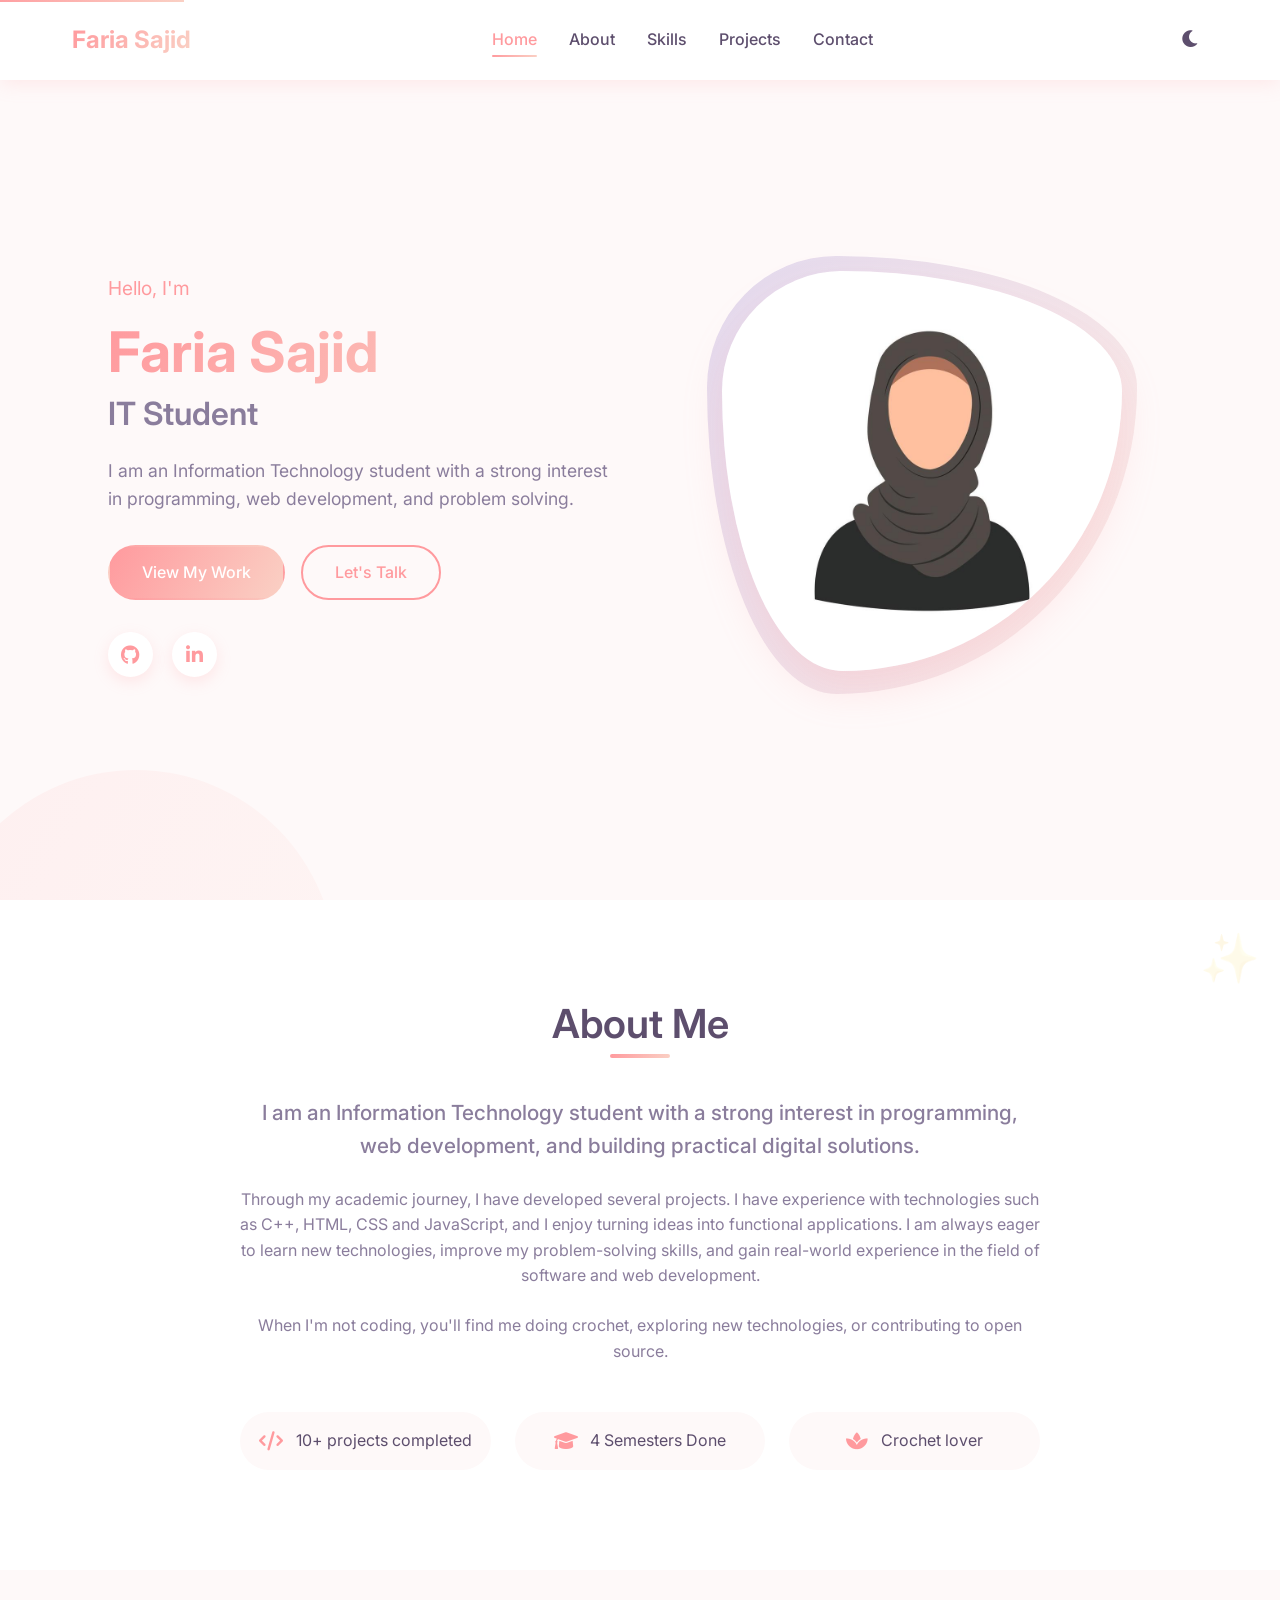
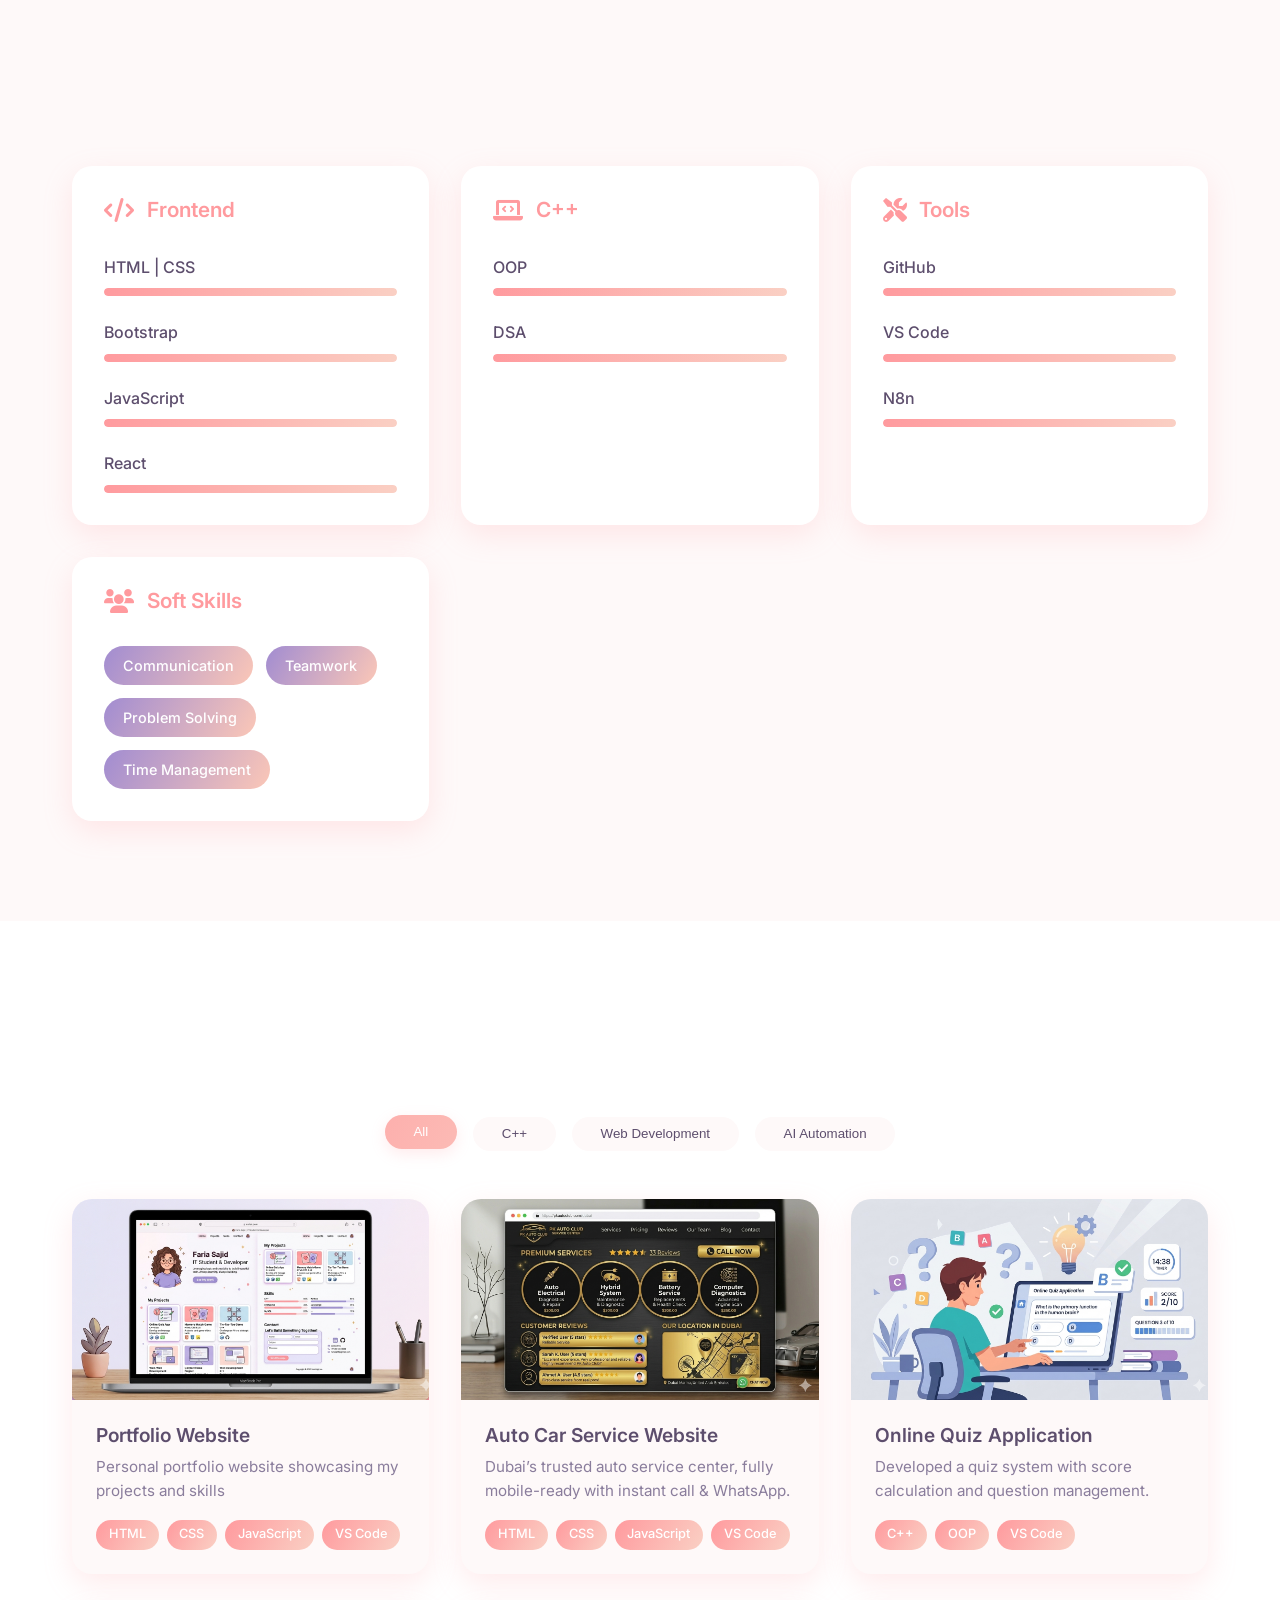
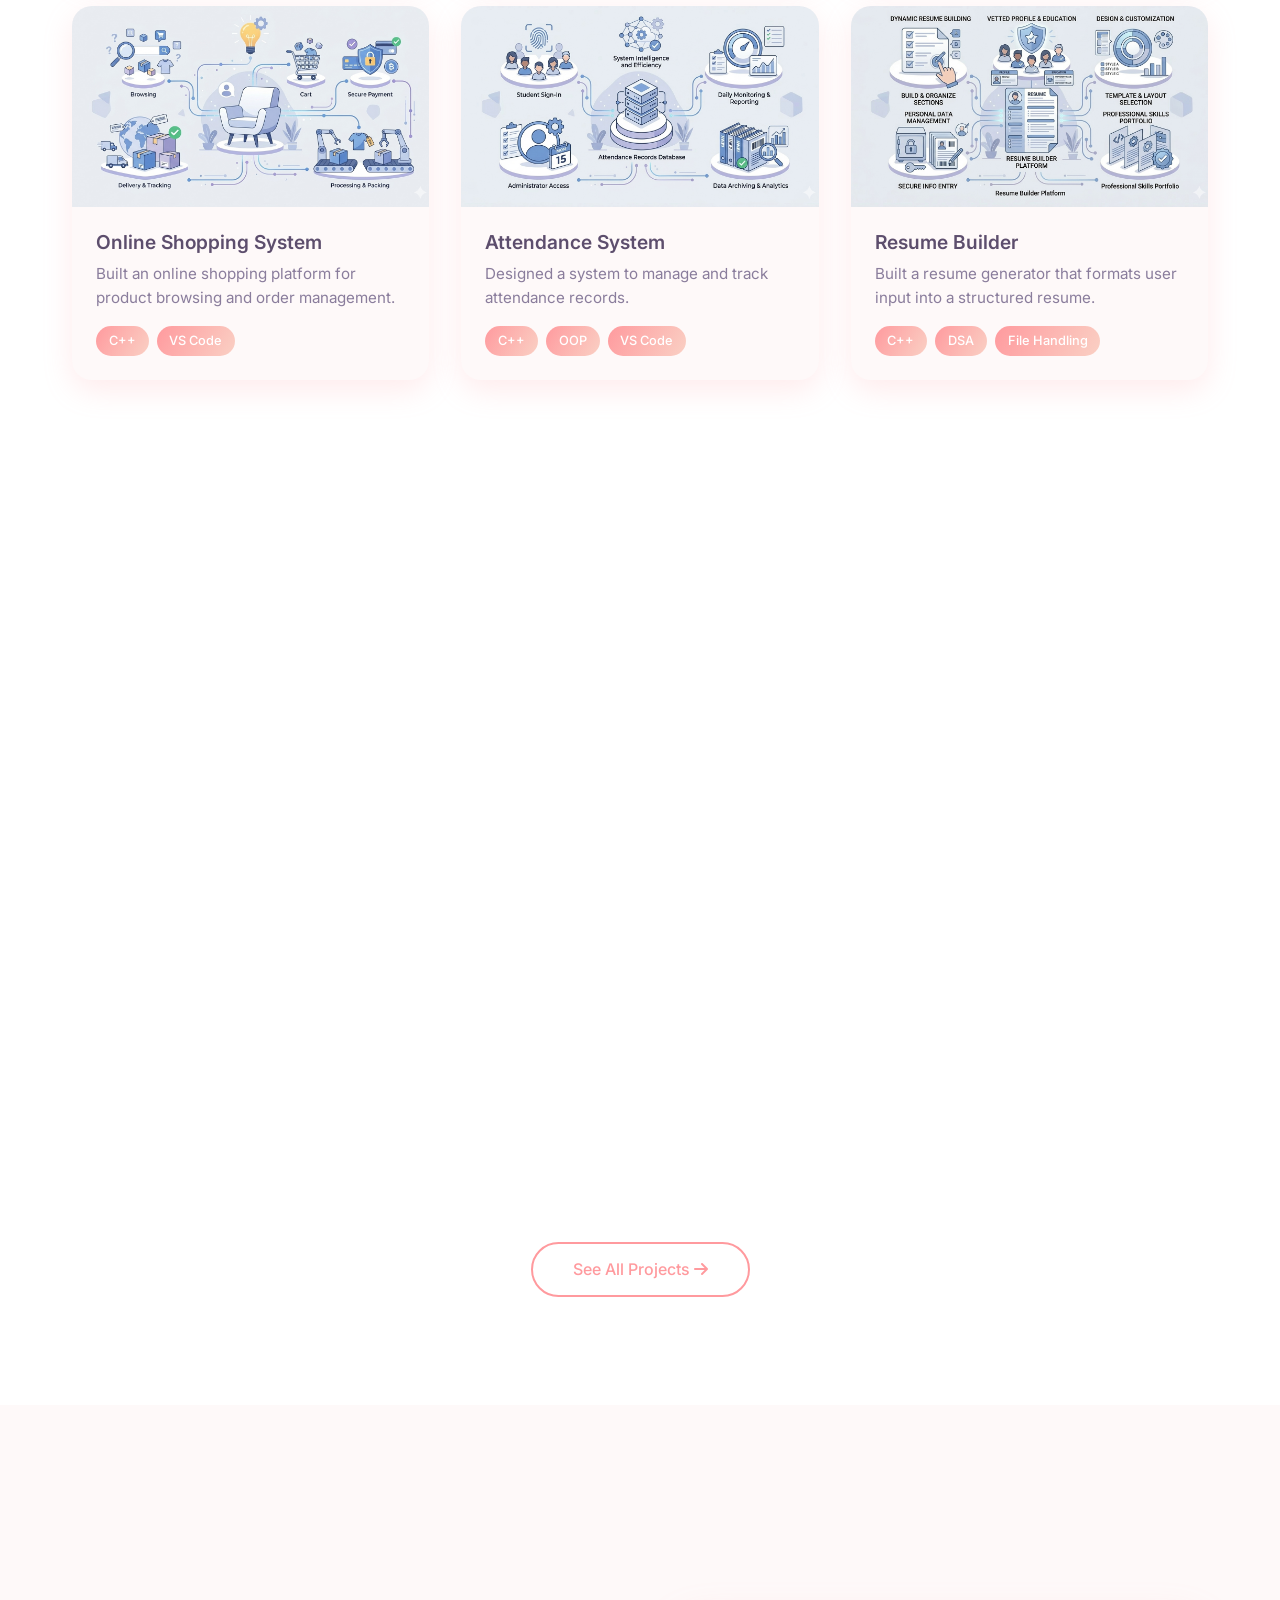
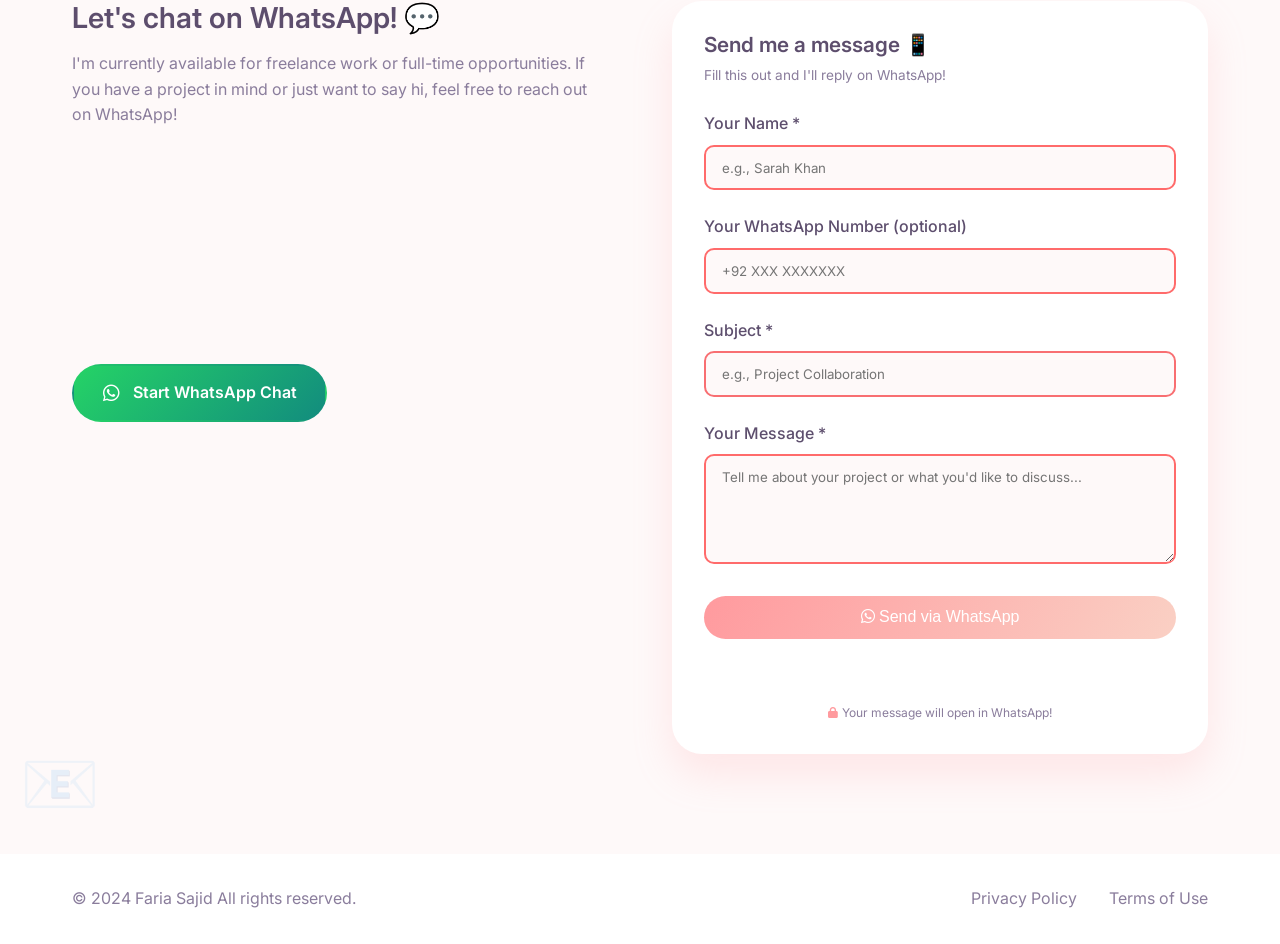
<file: index.html>
<!DOCTYPE html>
<html lang="en">
<head>
    <meta charset="UTF-8">
    <meta name="viewport" content="width=device-width, initial-scale=1.0">
    <title>Faria Sajid - Portfolio</title>
    
    <!-- Meta tags for SEO -->
    <meta name="description" content="IT Student portfolio showcasing creative projects and skills">
    <meta name="keywords" content="frontend developer, web developer, portfolio, javascript, C++, OOP, DSA">
    <meta name="author" content="Faria Sajid">
    
    <!-- Open Graph tags for social sharing -->
    <meta property="og:title" content="Faria Sajid - Portfolio">
    <meta property="og:description" content="Check out my awesome projects!">
    <meta property="og:image" content="assets/preview.jpg">
    <meta property="og:url" content="fariawebsite.com">
    
    <!-- Font Awesome for icons (optional but helpful) -->
    <link rel="stylesheet" href="https://cdnjs.cloudflare.com/ajax/libs/font-awesome/6.0.0/css/all.min.css">
    
    <!-- Google Fonts -->
    <link href="https://fonts.googleapis.com/css2?family=Inter:wght@300;400;500;600;700&display=swap" rel="stylesheet">

    <!-- Preconnect to critical third-party origins -->
    <link rel="preconnect" href="https://fonts.googleapis.com">
    <link rel="preconnect" href="https://fonts.gstatic.com" crossorigin>
    <link rel="preconnect" href="https://cdnjs.cloudflare.com">

    <!-- DNS Prefetch for faster DNS resolution -->
    <link rel="dns-prefetch" href="https://fonts.googleapis.com">
    <link rel="dns-prefetch" href="https://cdnjs.cloudflare.com">

    <!-- Preload critical fonts -->
    <link rel="preload" href="https://fonts.googleapis.com/css2?family=Inter:wght@300;400;500;600;700&display=swap" as="style">
    
    <!-- Your CSS file -->
    <link rel="stylesheet" href="portfolio.css">
</head>
<body>
    <!-- Skip to main content for accessibility -->
    <a href="#main-content" class="skip-link">Skip to main content</a>
    
    <!-- Header & Navigation -->
    <header class="header">
        <nav class="navbar container">
            <div class="logo">
                <a href="#home">
                    <span class="logo-text">Faria Sajid</span>
                </a>
            </div>
            
            <!-- Mobile menu button -->
            <button class="mobile-menu-btn" aria-label="Toggle menu" aria-expanded="false">
                <span class="hamburger"></span>
            </button>
            
            <!-- Navigation links -->
            <ul class="nav-menu" role="list">
                <li><a href="#home" class="nav-link active">Home</a></li>
                <li><a href="#about" class="nav-link">About</a></li>
                <li><a href="#skills" class="nav-link">Skills</a></li>
                <li><a href="#projects" class="nav-link">Projects</a></li>
                <li><a href="#contact" class="nav-link">Contact</a></li>
            </ul>
            
            <!-- Theme toggle button -->
            <button class="theme-toggle" aria-label="Toggle dark mode">
                <i class="fas fa-moon"></i>
            </button>
        </nav>
    </header>

    <!-- Main Content -->
    <main id="main-content">
        <!-- Hero Section -->
        <section id="home" class="hero">
            <div class="container hero-container">
                <div class="hero-content">
                    <div class="hero-text">
                        <p class="hero-greeting">Hello, I'm</p>
                        <h1 class="hero-title">
                            <span class="title-main">Faria Sajid</span>
                            <span class="title-role">IT Student</span>
                        </h1>
                        <p class="hero-description">
                            I am an Information Technology student with a strong interest in programming, web development, and problem solving. 
                        </p>
                        
                        <!-- CTA Buttons -->
                        <div class="hero-buttons">
                            <a href="#projects" class="btn btn-primary">View My Work</a>
                            <a href="#contact" class="btn btn-secondary">Let's Talk</a>
                        </div>
                        
                        <!-- Social Links -->
                        <div class="social-links">
                            <a href="https://github.com/FariaSajid" target="_blank" aria-label="GitHub">
                                <i class="fab fa-github"></i>
                            </a>
                            <a href="https://www.linkedin.com/in/faria-sajid" target="_blank" aria-label="LinkedIn">
                                <i class="fab fa-linkedin-in"></i>
                            </a>
                        </div>
                    </div>
                    
                    <!-- Hero Image -->
                    <div class="hero-image">
                        <div class="image-wrapper">
                            <!-- Replace with your photo or illustration -->
                            <img src="Profile_pic.jpg" alt="Developer illustration" class="profile-img">
                        </div>
                    </div>
                </div>
            </div>
        </section>

        <!-- About Section -->
        <section id="about" class="about">
            <div class="container">
                <h2 class="section-title">About Me</h2>
                <div class="about-content">
                    <div class="about-text">
                        <p class="about-intro">
                            I am an Information Technology student with a strong interest in programming, web development, 
                            and building practical digital solutions.
                        </p>
                        <p>
                            Through my academic journey, I have developed several projects.
                            I have experience with technologies such as C++, HTML, CSS and JavaScript, and I enjoy turning ideas into functional applications. 
                            I am always eager to learn new technologies, improve my problem-solving skills, and gain real-world experience in the field of software and web development.
                        </p>
                        <p>
                            When I'm not coding, you'll find me doing crochet, exploring new technologies, 
                            or contributing to open source.
                        </p>
                        
                        <!-- Fun facts with icons -->
                        <div class="fun-facts">
                            <div class="fact">
                                <i class="fas fa-code"></i>
                                <span>10+ projects completed</span>
                            </div>
                            <div class="fact">
                                <i class="fas fa-graduation-cap"></i>
                                <span>4 Semesters Done</span>
                            </div>
                            <div class="fact">
                                <i class="fas fa-spa"></i>
                                <span>Crochet lover</span>
                            </div>
                        </div>
                    </div>
                    
                </div>
            </div>
        </section>

        <!-- Skills Section -->
        <section id="skills" class="skills">
            <div class="container">
                <h2 class="section-title">Technical Skills</h2>
                
                <!-- Skill categories -->
                <div class="skills-grid">
                    <!-- Frontend -->
                    <div class="skill-category">
                        <h3><i class="fas fa-code"></i> Frontend</h3>
                        <div class="skill-items">
                            <div class="skill-item" data-level="90">
                                <span class="skill-name">HTML | CSS</span>
                                <div class="skill-bar">
                                    <div class="skill-progress" style="width: 0%"></div>
                                </div>
                            </div>
                            <div class="skill-item" data-level="60">
                                <span class="skill-name">Bootstrap</span>
                                <div class="skill-bar">
                                    <div class="skill-progress" style="width: 0%"></div>
                                </div>
                            </div>
                            <div class="skill-item" data-level="74">
                                <span class="skill-name">JavaScript</span>
                                <div class="skill-bar">
                                    <div class="skill-progress" style="width: 0%"></div>
                                </div>
                            </div>
                            <div class="skill-item" data-level="52">
                                <span class="skill-name">React</span>
                                <div class="skill-bar">
                                    <div class="skill-progress" style="width: 0%"></div>
                                </div>
                            </div>
                        </div>
                    </div>
                    
                    <div class="skill-category">
                        <h3><i class="fas fa-laptop-code"></i> C++</h3>
                        <div class="skill-items">
                            <div class="skill-item" data-level="90">
                                <span class="skill-name">OOP</span>
                                <div class="skill-bar">
                                    <div class="skill-progress" style="width: 0%"></div>
                                </div>
                            </div>
                            <div class="skill-item" data-level="85">
                                <span class="skill-name">DSA</span>
                                <div class="skill-bar">
                                    <div class="skill-progress" style="width: 0%"></div>
                                </div>
                            </div>
                        </div>
                    </div>

                    <!-- Tools -->
                    <div class="skill-category">
                        <h3><i class="fas fa-tools"></i> Tools</h3>
                        <div class="skill-items">
                            <div class="skill-item" data-level="85">
                                <span class="skill-name">GitHub</span>
                                <div class="skill-bar">
                                    <div class="skill-progress" style="width: 0%"></div>
                                </div>
                            </div>
                            <div class="skill-item" data-level="80">
                                <span class="skill-name">VS Code</span>
                                <div class="skill-bar">
                                    <div class="skill-progress" style="width: 0%"></div>
                                </div>
                            </div>
                            <div class="skill-item" data-level="80">
                                <span class="skill-name">N8n</span>
                                <div class="skill-bar">
                                    <div class="skill-progress" style="width: 0%"></div>
                                </div>
                            </div>
                        </div>
                    </div>
                    
                    <!-- Soft Skills (no progress bars) -->
                    <div class="skill-category soft-skills">
                        <h3><i class="fas fa-users"></i> Soft Skills</h3>
                        <div class="soft-skills-list">
                            <span class="soft-skill-tag">Communication</span>
                            <span class="soft-skill-tag">Teamwork</span>
                            <span class="soft-skill-tag">Problem Solving</span>
                            <span class="soft-skill-tag">Time Management</span>
                        </div>
                    </div>
                </div>
            </div>
        </section>

        <!-- Projects Section -->
        <section id="projects" class="projects">
            <div class="container">
                <h2 class="section-title">My Projects</h2>
                
                <!-- Filter buttons -->
                <div class="project-filters">
                    <button class="filter-btn active" data-filter="all">All</button>
                    <button class="filter-btn" data-filter="cpp">C++</button>
                    <button class="filter-btn" data-filter="web">Web Development</button>
                    <button class="filter-btn" data-filter="ai">AI Automation</button>
                </div>
                
                <!-- Projects grid -->
                <div class="projects-grid">
                    <!-- Project 1 -->
                    <article class="project-card" data-category="web">
                        <div class="project-image">
                            <img src="Portfolio.pic.png" alt="Project 1 screenshot">
                            <div class="project-overlay">
                                <div class="project-links">
                                    <a href="https://fariasajid.github.io/" target="_blank" class="project-link">
                                        <i class="fas fa-external-link-alt"></i> Live
                                    </a>
                                    <a href="https://github.com/FariaSajid/fariasajid.github.io" target="_blank" class="project-link">
                                        <i class="fab fa-github"></i> Code
                                    </a>
                                </div>
                            </div>
                        </div>
                        <div class="project-info">
                            <h3>Portfolio Website</h3>
                            <p>Personal portfolio website showcasing my projects and skills</p>
                            <div class="project-tech">
                                <span>HTML</span>
                                <span>CSS</span>
                                <span>JavaScript</span>
                                <span>VS Code</span>
                            </div>
                        </div>
                    </article>

                    <!-- Project 2 -->
                    <article class="project-card" data-category="web">
                        <div class="project-image">
                            <img src="AutoCar_Website.png" alt="Project 1 screenshot">
                            <div class="project-overlay">
                                <div class="project-links">
                                    <a href="https://fariasajid.github.io/autocarservicecenter.github.io/" target="_blank" class="project-link">
                                        <i class="fas fa-external-link-alt"></i> Live
                                    </a>
                                    <a href="https://github.com/FariaSajid/autocarservicecenter.github.io" target="_blank" class="project-link">
                                        <i class="fab fa-github"></i> Code
                                    </a>
                                </div>
                            </div>
                        </div>
                        <div class="project-info">
                            <h3>Auto Car Service Website</h3>
                            <p>Dubai’s trusted auto service center, fully mobile-ready with instant call & WhatsApp.</p>
                            <div class="project-tech">
                                <span>HTML</span>
                                <span>CSS</span>
                                <span>JavaScript</span>
                                <span>VS Code</span>
                            </div>
                        </div>
                    </article>
                    
                    <!-- Project 3 -->
                    <article class="project-card" data-category="cpp">
                        <div class="project-image">
                            <img src="Online_Quiz_pic.png" alt="Project 2 screenshot">
                            <div class="project-overlay">
                                <div class="project-links">
                                    <a href="https://github.com/FariaSajid/CPP_Projects/blob/main/Quiz_Application.cpp" target="_blank" class="project-link">
                                        <i class="fab fa-github"></i> Code
                                    </a>
                                </div>
                            </div>
                        </div>
                        <div class="project-info">
                            <h3>Online Quiz Application</h3>
                            <p>Developed a quiz system with score calculation and question management.</p>
                            <div class="project-tech">
                                <span>C++</span>
                                <span>OOP</span>
                                <span>VS Code</span>
                            </div>
                        </div>
                    </article>
                    
                    <!-- Project 4 -->
                    <article class="project-card" data-category="cpp">
                        <div class="project-image">
                            <img src="Online_shopping-pic.png" alt="Project 3 screenshot">
                            <div class="project-overlay">
                                <div class="project-links">
                                    <a href="https://github.com/FariaSajid/CPP_Projects/blob/main/Online_Shopping_System.cpp" target="_blank" class="project-link">
                                        <i class="fab fa-github"></i> Code
                                    </a>
                                </div>
                            </div>
                        </div>
                        <div class="project-info">
                            <h3>Online Shopping System</h3>
                            <p>Built an online shopping platform for product browsing and order management.</p>
                            <div class="project-tech">
                                <span>C++</span>
                                <span>VS Code</span>
                            </div>
                        </div>
                    </article>
                    
                    <!-- Project 5 -->
                    <article class="project-card" data-category="cpp">
                        <div class="project-image">
                            <img src="Attendence_pic.png" alt="Project 4 screenshot">
                            <div class="project-overlay">
                                <div class="project-links">
                                    <a href="https://github.com/FariaSajid/CPP_Projects/blob/main/Attendance.cpp" target="_blank" class="project-link">
                                        <i class="fab fa-github"></i> Code
                                    </a>
                                </div>
                            </div>
                        </div>
                        <div class="project-info">
                            <h3>Attendance System</h3>
                            <p>Designed a system to manage and track attendance records.</p>
                            <div class="project-tech">
                                <span>C++</span>
                                <span>OOP</span>
                                <span>VS Code</span>
                            </div>
                        </div>
                    </article>

                    <!-- Project 6 -->
                    <article class="project-card" data-category="cpp">
                        <div class="project-image">
                            <img src="Resume_builder_pic.png" alt="Project 4 screenshot">
                            <div class="project-overlay">
                                <div class="project-links">
                                    <a href="https://github.com/FariaSajid/CPP_Projects/blob/main/Resume_Builder.cpp" target="_blank" class="project-link">
                                        <i class="fab fa-github"></i> Code
                                    </a>
                                </div>
                            </div>
                        </div>
                        <div class="project-info">
                            <h3>Resume Builder</h3>
                            <p>Built a resume generator that formats user input into a structured resume.</p>
                            <div class="project-tech">
                                <span>C++</span>
                                <span>DSA</span>
                                <span>File Handling</span>
                            </div>
                        </div>
                    </article>

                    <!-- Project 7 -->
                    <article class="project-card" data-category="cpp">
                        <div class="project-image">
                            <img src="Voting_pic.png" alt="Project 4 screenshot">
                            <div class="project-overlay">
                                <div class="project-links">
                                    <a href="https://github.com/FariaSajid/CPP_Projects/blob/main/Voting_System.cpp" target="_blank" class="project-link">
                                        <i class="fab fa-github"></i> Code
                                    </a>
                                </div>
                            </div>
                        </div>
                        <div class="project-info">
                            <h3>Voting System</h3>
                            <p>Implemented a voting application to record and display results.</p>
                            <div class="project-tech">
                                <span>C++</span>
                                <span>OOP</span>
                                <span>VS Code</span>
                            </div>
                        </div>
                    </article>

                    <!-- Project 8 -->
                    <article class="project-card" data-category="cpp">
                        <div class="project-image">
                            <img src="Memory_card_pic.png" alt="Project 4 screenshot">
                            <div class="project-overlay">
                                <div class="project-links">
                                    <a href="https://github.com/FariaSajid/CPP_Projects/blob/main/Memory_Card_Game.cpp" target="_blank" class="project-link">
                                        <i class="fab fa-github"></i> Code
                                    </a>
                                </div>
                            </div>
                        </div>
                        <div class="project-info">
                            <h3>Memory Card Game</h3>
                            <p>Developed a card matching game using logical and programming concepts.</p>
                            <div class="project-tech">
                                <span>C++</span>
                                <span>DSA</span>
                                <span>VS Code</span>
                            </div>
                        </div>
                    </article>

                    <!-- Project 9 -->
                    <article class="project-card" data-category="cpp">
                        <div class="project-image">
                            <img src="Rock_Paper_pic.png" alt="Project 4 screenshot">
                            <div class="project-overlay">
                                <div class="project-links">
                                    <a href="https://github.com/FariaSajid/CPP_Projects/blob/main/Rock_Paper_Scissors.cpp" target="_blank" class="project-link">
                                        <i class="fab fa-github"></i> Code
                                    </a>
                                </div>
                            </div>
                        </div>
                        <div class="project-info">
                            <h3>Rock Paper Scissors Game</h3>
                            <p>Created a simple game with player turns and win condition logic.</p>
                            <div class="project-tech">
                                <span>C++</span>
                                <span>VS Code</span>
                            </div>
                        </div>
                    </article>
                     
                    <!-- Project 10-->
                    <article class="project-card" data-category="ai">
                        <div class="project-image">
                            <img src="AI_Assistant.png" alt="AI Chatbot Assistant">
                            <div class="project-overlay">
                                <div class="project-links">
                                    <a href="AI Assistant Automation.mp4" target="_blank" class="project-link">
                                        <i class="fas fa-external-link-alt"></i> Demo
                                    </a>
                                    <a href="https://github.com/FariaSajid/Personal-AI-Assistant" target="_blank" class="project-link">
                                        <i class="fab fa-github"></i> Code
                                    </a>
                                </div>
                            </div>
                        </div>
                        <div class="project-info">
                            <h3>AI Chatbot Assistant</h3>
                            <p>Intelligent chatbot Personal assistant using OpenAI API with WhatsApp integration.</p>
                            <div class="project-tech">
                                <span>N8n</span>
                                <span>OpenAI API</span>
                                <span>WhatsApp</span>
                            </div>
                        </div>
                    </article>
                </div>
                
                <!-- View more button -->
                <div class="projects-more">
                    <a href="https://github.com/FariaSajid" class="btn btn-outline">See All Projects <i class="fas fa-arrow-right"></i></a>
                </div>
            </div>
        </section>

        <!-- Contact Section -->
<section id="contact" class="contact">
    <div class="container">
        <h2 class="section-title">Get In Touch</h2>
        
        <div class="contact-container">
            <!-- Contact info -->
            <div class="contact-info">
                <h3>Let's chat on WhatsApp! 💬</h3>
                <p>I'm currently available for freelance work or full-time opportunities. If you have a project in mind or just want to say hi, feel free to reach out on WhatsApp!</p>
                
                <div class="contact-details">
                    <div class="contact-item">
                        <i class="fab fa-whatsapp"></i>
                        <div>
                            <h4>WhatsApp</h4>
                            <a href="https://wa.me/923219526786?text=Your%20message" target="_blank">+92 321 9526786</a>
                        </div>
                    </div>
                    
                    <div class="contact-item">
                        <i class="fas fa-map-marker-alt"></i>
                        <div>
                            <h4>Location</h4>
                            <p>Pakistan (Remote Work)</p>
                        </div>
                    </div>
                </div>
                
                <!-- WhatsApp CTA Button -->
                <div class="whatsapp-cta">
                    <a href="https://wa.me/923219526786?text=Your%20message" 
                       class="btn btn-whatsapp" 
                       target="_blank">
                        <i class="fab fa-whatsapp"></i> Start WhatsApp Chat
                    </a>
                </div>
            </div>
            
            <!-- Contact Form - Sends to WhatsApp -->
<form class="contact-form" id="contactForm">
    <h4 class="form-title">Send me a message 📱</h4>
    <p class="form-subtitle">Fill this out and I'll reply on WhatsApp!</p>
    
    <div class="form-group">
        <label for="name">Your Name *</label>
        <input type="text" id="name" name="name" required placeholder="e.g., Sarah Khan">
        <span class="error-message" id="nameError"></span>
    </div>
    
    <div class="form-group">
        <label for="whatsapp">Your WhatsApp Number (optional)</label>
        <input type="tel" id="whatsapp" name="whatsapp" placeholder="+92 XXX XXXXXXX">
        <span class="error-message" id="whatsappError"></span>
    </div>
    
    <div class="form-group">
        <label for="subject">Subject *</label>
        <input type="text" id="subject" name="subject" required placeholder="e.g., Project Collaboration">
        <span class="error-message" id="subjectError"></span>
    </div>
    
    <div class="form-group">
        <label for="message">Your Message *</label>
        <textarea id="message" name="message" rows="5" required placeholder="Tell me about your project or what you'd like to discuss..."></textarea>
        <span class="error-message" id="messageError"></span>
    </div>
    
    <button type="submit" class="btn btn-primary btn-full">
        <i class="fab fa-whatsapp"></i> Send via WhatsApp
    </button>
    
    <div class="form-status" aria-live="polite"></div>
    
    <p class="form-note">
        <i class="fas fa-lock"></i> Your message will open in WhatsApp!
    </p>
</form>
        </div>
    </div>
</section>
    </main>

    <!-- Footer -->
    <footer class="footer">
        <div class="container">
            <div class="footer-content">
                <p>&copy; 2024 Faria Sajid All rights reserved.</p>
                
                <div class="footer-links">
                    <a href="#privacy">Privacy Policy</a>
                    <a href="#terms">Terms of Use</a>
                </div>
                
                <!-- Back to top button -->
                <button class="back-to-top" aria-label="Back to top">
                    <i class="fas fa-arrow-up"></i>
                </button>
            </div>
        </div>
    </footer>

    <!-- JavaScript file -->
    <script src="portfolio.js"></script>
</body>
</html>
</file>
<file: portfolio.css>
/* ---------- CSS VARIABLES (COLORS) ---------- */
:root {
    /* Main color palette - soft & cute! */
    --primary: #ff9a9e;  /* soft pink */
    --primary-dark: #f86f72;  /* darker pink */
    --secondary: #a18cd1;  /* soft lavender */
    --accent: #fbc7b7;  /* peach */
    --background: #fef9f9;  /* soft white with pink tint */
    --surface: #ffffff;  /* white */
    --text: #5d4e6d;  /* soft purple-gray */
    --text-light: #8a7d9c;  /* lighter purple-gray */
    --shadow: rgba(255, 154, 158, 0.2);  /* pink shadow */
    --gradient-1: linear-gradient(120deg, #ff9a9e 0%, #fad0c4 100%);
    --gradient-2: linear-gradient(120deg, #a18cd1 0%, #fbc7b7 100%);
    
    /* Dark mode colors */
    --dark-bg: #2a2336;
    --dark-surface: #362f44;
    --dark-text: #f0e9f0;
    --dark-text-light: #c7b9d0;
}

/* Dark mode class */
body.dark-mode {
    --background: var(--dark-bg);
    --surface: var(--dark-surface);
    --text: var(--dark-text);
    --text-light: var(--dark-text-light);
    --shadow: rgba(0, 0, 0, 0.3);
}

/* ---------- RESET & BASE STYLES ---------- */
* {
    margin: 0;
    padding: 0;
    box-sizing: border-box;
}

html {
    scroll-behavior: smooth;
    font-size: 16px;
}

body {
    font-family: 'Inter', sans-serif;
    background-color: var(--background);
    color: var(--text);
    line-height: 1.6;
    transition: background-color 0.3s ease, color 0.3s ease;
    overflow-x: hidden;
}

/* Custom scrollbar - super cute! */
::-webkit-scrollbar {
    width: 12px;
}

::-webkit-scrollbar-track {
    background: var(--background);
}

::-webkit-scrollbar-thumb {
    background: var(--gradient-1);
    border-radius: 20px;
    border: 3px solid var(--background);
}

::-webkit-scrollbar-thumb:hover {
    background: var(--primary-dark);
}

/* Selection styling */
::selection {
    background: var(--primary);
    color: white;
}

/* ---------- TYPOGRAPHY ---------- */
h1, h2, h3, h4 {
    line-height: 1.2;
    font-weight: 600;
}

.section-title {
    font-size: 2.5rem;
    text-align: center;
    margin-bottom: 3rem;
    position: relative;
    color: var(--text);
}

.section-title::after {
    content: '';
    position: absolute;
    bottom: -10px;
    left: 50%;
    transform: translateX(-50%);
    width: 60px;
    height: 4px;
    background: var(--gradient-1);
    border-radius: 10px;
    transition: width 0.3s ease;
}

.section-title:hover::after {
    width: 100px;
}

/* ---------- UTILITY CLASSES ---------- */
.container {
    max-width: 1200px;
    margin: 0 auto;
    padding: 0 2rem;
}

/* Skip link for accessibility */
.skip-link {
    position: absolute;
    top: -40px;
    left: 0;
    background: var(--gradient-1);
    color: white;
    padding: 0.5rem 1rem;
    text-decoration: none;
    z-index: 1001;
}

.skip-link:focus {
    top: 0;
}

/* ---------- HEADER & NAVIGATION ---------- */
.header {
    position: fixed;
    top: 0;
    left: 0;
    width: 100%;
    background: var(--surface);
    box-shadow: 0 2px 20px var(--shadow);
    z-index: 1000;
    transition: all 0.3s ease;
}

.header.scrolled {
    padding: 0.5rem 0;
    background: var(--surface);
    backdrop-filter: blur(10px);
    background: rgba(255, 255, 255, 0.95);
}

body.dark-mode .header.scrolled {
    background: rgba(54, 47, 68, 0.95);
}

.navbar {
    display: flex;
    justify-content: space-between;
    align-items: center;
    height: 80px;
}

/* Logo styles */
.logo a {
    text-decoration: none;
    font-size: 1.5rem;
    font-weight: 700;
}

.logo-text {
    background: var(--gradient-1);
    -webkit-background-clip: text;
    -webkit-text-fill-color: transparent;
    background-clip: text;
    position: relative;
}

.logo-text::before {
    content: '✨';
    opacity: 0;
    position: absolute;
    left: -25px;
    transition: opacity 0.3s ease;
}

.logo-text::after {
    content: '✨';
    opacity: 0;
    position: absolute;
    right: -25px;
    transition: opacity 0.3s ease;
}

.logo:hover .logo-text::before,
.logo:hover .logo-text::after {
    opacity: 1;
}

/* Navigation menu */
.nav-menu {
    display: flex;
    list-style: none;
    gap: 2rem;
}

.nav-link {
    text-decoration: none;
    color: var(--text);
    font-weight: 500;
    position: relative;
    padding: 0.5rem 0;
    transition: color 0.3s ease;
}

.nav-link::before {
    content: '';
    position: absolute;
    bottom: 0;
    left: 0;
    width: 0;
    height: 2px;
    background: var(--gradient-1);
    transition: width 0.3s ease;
    border-radius: 2px;
}

.nav-link:hover {
    color: var(--primary);
}

.nav-link:hover::before,
.nav-link.active::before {
    width: 100%;
}

.nav-link.active {
    color: var(--primary);
}

/* Theme toggle button */
.theme-toggle {
    background: none;
    border: none;
    color: var(--text);
    font-size: 1.2rem;
    cursor: pointer;
    padding: 0.5rem;
    border-radius: 50%;
    transition: all 0.3s ease;
    position: relative;
    overflow: hidden;
}

.theme-toggle::before {
    content: '';
    position: absolute;
    top: 50%;
    left: 50%;
    width: 0;
    height: 0;
    background: var(--gradient-1);
    border-radius: 50%;
    transform: translate(-50%, -50%);
    transition: width 0.3s ease, height 0.3s ease;
    z-index: -1;
}

.theme-toggle:hover {
    color: white;
}

.theme-toggle:hover::before {
    width: 40px;
    height: 40px;
}

/* Mobile menu button */
.mobile-menu-btn {
    display: none;
    background: none;
    border: none;
    cursor: pointer;
    padding: 0.5rem;
    z-index: 1001;
}

.hamburger {
    display: block;
    width: 25px;
    height: 3px;
    background: var(--text);
    position: relative;
    transition: all 0.3s ease;
}

.hamburger::before,
.hamburger::after {
    content: '';
    position: absolute;
    width: 25px;
    height: 3px;
    background: var(--text);
    transition: all 0.3s ease;
}

.hamburger::before {
    top: -8px;
}

.hamburger::after {
    bottom: -8px;
}

.mobile-menu-btn.active .hamburger {
    background: transparent;
}

.mobile-menu-btn.active .hamburger::before {
    transform: rotate(45deg);
    top: 0;
}

.mobile-menu-btn.active .hamburger::after {
    transform: rotate(-45deg);
    bottom: 0;
}

/* ---------- HERO SECTION ---------- */
.hero {
    min-height: 100vh;
    display: flex;
    align-items: center;
    padding: 100px 0 50px;
    position: relative;
    overflow: hidden;
}

/* Animated background */
.hero::before {
    content: '';
    position: absolute;
    top: -50%;
    right: -10%;
    width: 500px;
    height: 500px;
    background: var(--gradient-2);
    border-radius: 50%;
    opacity: 0.1;
    animation: float 20s infinite;
}

.hero::after {
    content: '';
    position: absolute;
    bottom: -30%;
    left: -5%;
    width: 400px;
    height: 400px;
    background: var(--gradient-1);
    border-radius: 50%;
    opacity: 0.1;
    animation: float 15s infinite reverse;
}

@keyframes float {
    0%, 100% { transform: translate(0, 0) rotate(0deg); }
    33% { transform: translate(30px, -30px) rotate(120deg); }
    66% { transform: translate(-20px, 20px) rotate(240deg); }
}

.hero-container {
    position: relative;
    z-index: 1;
}

.hero-content {
    display: grid;
    grid-template-columns: 1fr 1fr;
    gap: 4rem;
    align-items: center;
}

/* Hero text animations */
.hero-greeting {
    font-size: 1.2rem;
    color: var(--primary);
    margin-bottom: 1rem;
    animation: slideInLeft 0.6s ease;
}

.hero-title {
    margin-bottom: 1.5rem;
    animation: slideInLeft 0.8s ease;
}

.title-main {
    display: block;
    font-size: 3.5rem;
    font-weight: 700;
    background: var(--gradient-1);
    -webkit-background-clip: text;
    -webkit-text-fill-color: transparent;
    background-clip: text;
}

.title-role {
    display: block;
    font-size: 2rem;
    color: var(--text-light);
    margin-top: 0.5rem;
}

.hero-description {
    font-size: 1.1rem;
    color: var(--text-light);
    margin-bottom: 2rem;
    animation: slideInLeft 1s ease;
    max-width: 500px;
}

@keyframes slideInLeft {
    from {
        opacity: 0;
        transform: translateX(-30px);
    }
    to {
        opacity: 1;
        transform: translateX(0);
    }
}

/* CTA Buttons */
.hero-buttons {
    display: flex;
    gap: 1rem;
    margin-bottom: 2rem;
    animation: slideInLeft 1.2s ease;
}

.btn {
    display: inline-block;
    padding: 0.8rem 2rem;
    border-radius: 50px;
    text-decoration: none;
    font-weight: 500;
    transition: all 0.3s ease;
    position: relative;
    overflow: hidden;
    border: 2px solid transparent;
}

.btn::before {
    content: '';
    position: absolute;
    top: 50%;
    left: 50%;
    width: 0;
    height: 0;
    border-radius: 50%;
    background: rgba(255, 255, 255, 0.3);
    transform: translate(-50%, -50%);
    transition: width 0.6s ease, height 0.6s ease;
}

.btn:hover::before {
    width: 300px;
    height: 300px;
}

.btn-primary {
    background: var(--gradient-1);
    color: white;
}

.btn-primary:hover {
    transform: translateY(-3px);
    box-shadow: 0 10px 25px var(--shadow);
}

.btn-secondary {
    background: transparent;
    color: var(--primary);
    border-color: var(--primary);
}

.btn-secondary:hover {
    background: var(--primary);
    color: white;
    transform: translateY(-3px);
    box-shadow: 0 10px 25px var(--shadow);
}

/* Social links */
.social-links {
    display: flex;
    gap: 1.2rem;
    animation: slideInLeft 1.4s ease;
}

.social-links a {
    display: flex;
    align-items: center;
    justify-content: center;
    width: 45px;
    height: 45px;
    border-radius: 50%;
    background: var(--surface);
    color: var(--primary);
    font-size: 1.2rem;
    text-decoration: none;
    transition: all 0.3s ease;
    position: relative;
    box-shadow: 0 5px 15px var(--shadow);
}

.social-links a:hover {
    transform: translateY(-5px) rotate(360deg);
    background: var(--gradient-1);
    color: white;
}

/* Hero image */
.hero-image {
    animation: slideInRight 1s ease;
}

@keyframes slideInRight {
    from {
        opacity: 0;
        transform: translateX(30px);
    }
    to {
        opacity: 1;
        transform: translateX(0);
    }
}

.image-wrapper {
    position: relative;
    width: 100%;
    max-width: 400px;
    margin: 0 auto;
}

.image-wrapper::before {
    content: '';
    position: absolute;
    top: -15px;
    left: -15px;
    right: -15px;
    bottom: -15px;
    background: var(--gradient-2);
    border-radius: 30% 70% 70% 30% / 30% 30% 70% 70%;
    opacity: 0.3;
    animation: morphing 10s infinite;
}

@keyframes morphing {
    0%, 100% { border-radius: 30% 70% 70% 30% / 30% 30% 70% 70%; }
    25% { border-radius: 58% 42% 75% 25% / 76% 46% 54% 24%; }
    50% { border-radius: 50% 50% 33% 67% / 55% 27% 73% 45%; }
    75% { border-radius: 33% 67% 58% 42% / 63% 68% 32% 37%; }
}

.profile-img {
    width: 100%;
    height: auto;
    border-radius: 30% 70% 70% 30% / 30% 30% 70% 70%;
    object-fit: cover;
    box-shadow: 0 20px 40px var(--shadow);
    transition: all 0.5s ease;
    position: relative;
    z-index: 1;
}

.profile-img:hover {
    transform: scale(1.02);
    border-radius: 40% 60% 60% 40% / 40% 40% 60% 60%;
}

/* ---------- ABOUT SECTION ---------- */
.about {
    padding: 100px 0;
    background: var(--surface);
    position: relative;
    overflow: hidden;
}

.about::before {
    content: '✨';
    position: absolute;
    top: 20px;
    right: 20px;
    font-size: 3rem;
    opacity: 0.1;
    animation: spin 20s linear infinite;
}

@keyframes spin {
    from { transform: rotate(0deg); }
    to { transform: rotate(360deg); }
}

.about-content {
    max-width: 800px;
    margin: 0 auto;
    text-align: center;
}

.about-text {
    position: relative;
    z-index: 1;
}

.about-intro {
    font-size: 1.3rem;
    color: var(--primary);
    margin-bottom: 1.5rem;
    font-weight: 500;
}

.about-text p {
    margin-bottom: 1.5rem;
    color: var(--text-light);
}

/* Fun facts */
.fun-facts {
    display: grid;
    grid-template-columns: repeat(auto-fit, minmax(200px, 1fr));
    gap: 1.5rem;
    margin-top: 3rem;
}

.fact {
    display: flex;
    align-items: center;
    justify-content: center;
    gap: 0.8rem;
    padding: 1rem;
    background: var(--background);
    border-radius: 50px;
    transition: all 0.3s ease;
    cursor: default;
}

.fact:hover {
    transform: translateY(-5px);
    box-shadow: 0 10px 25px var(--shadow);
    background: var(--gradient-1);
    color: white;
}

.fact:hover i {
    color: white;
}

.fact i {
    font-size: 1.2rem;
    color: var(--primary);
    transition: color 0.3s ease;
}

/* ---------- SKILLS SECTION ---------- */
.skills {
    padding: 100px 0;
    background: var(--background);
}

.skills-grid {
    display: grid;
    grid-template-columns: repeat(auto-fit, minmax(280px, 1fr));
    gap: 2rem;
}

.skill-category {
    background: var(--surface);
    padding: 2rem;
    border-radius: 20px;
    box-shadow: 0 10px 30px var(--shadow);
    transition: all 0.3s ease;
    position: relative;
    overflow: hidden;
}

.skill-category::before {
    content: '';
    position: absolute;
    top: 0;
    left: 0;
    right: 0;
    height: 4px;
    background: var(--gradient-1);
    transform: scaleX(0);
    transition: transform 0.3s ease;
}

.skill-category:hover {
    transform: translateY(-10px);
    box-shadow: 0 20px 40px var(--shadow);
}

.skill-category:hover::before {
    transform: scaleX(1);
}

.skill-category h3 {
    display: flex;
    align-items: center;
    gap: 0.8rem;
    margin-bottom: 2rem;
    color: var(--primary);
    font-size: 1.3rem;
}

.skill-category h3 i {
    font-size: 1.5rem;
}

/* Skill items */
.skill-items {
    display: flex;
    flex-direction: column;
    gap: 1.5rem;
}

.skill-item {
    width: 100%;
}

.skill-name {
    display: block;
    margin-bottom: 0.5rem;
    font-weight: 500;
}

.skill-bar {
    width: 100%;
    height: 8px;
    background: var(--background);
    border-radius: 10px;
    overflow: hidden;
}

.skill-progress {
    height: 100%;
    background: var(--gradient-1);
    border-radius: 10px;
    transition: width 1.5s ease-in-out;
    position: relative;
    animation: progressShine 2s infinite;
}

@keyframes progressShine {
    0% { opacity: 1; }
    50% { opacity: 0.8; }
    100% { opacity: 1; }
}

/* Soft skills tags */
.soft-skills-list {
    display: flex;
    flex-wrap: wrap;
    gap: 0.8rem;
}

.soft-skill-tag {
    padding: 0.5rem 1.2rem;
    background: var(--gradient-2);
    color: white;
    border-radius: 50px;
    font-size: 0.9rem;
    font-weight: 500;
    transition: all 0.3s ease;
    cursor: default;
}

.soft-skill-tag:hover {
    transform: scale(1.05) rotate(2deg);
    box-shadow: 0 5px 15px var(--shadow);
}

/* ---------- PROJECTS SECTION ---------- */
.projects {
    padding: 100px 0;
    background: var(--surface);
}

/* Filter buttons */
.project-filters {
    display: flex;
    justify-content: center;
    gap: 1rem;
    margin-bottom: 3rem;
    flex-wrap: wrap;
}

.filter-btn {
    padding: 0.6rem 1.8rem;
    border: none;
    background: var(--background);
    color: var(--text);
    border-radius: 50px;
    font-weight: 500;
    cursor: pointer;
    transition: all 0.3s ease;
    position: relative;
    overflow: hidden;
}

.filter-btn::before {
    content: '';
    position: absolute;
    top: 50%;
    left: 50%;
    width: 0;
    height: 0;
    border-radius: 50%;
    background: var(--gradient-1);
    transform: translate(-50%, -50%);
    transition: width 0.6s ease, height 0.6s ease;
    z-index: -1;
}

.filter-btn:hover,
.filter-btn.active {
    color: white;
    transform: translateY(-2px);
    box-shadow: 0 5px 15px var(--shadow);
}

.filter-btn:hover::before,
.filter-btn.active::before {
    width: 300px;
    height: 300px;
}

/* Projects grid */
.projects-grid {
    display: grid;
    grid-template-columns: repeat(auto-fill, minmax(320px, 1fr));
    gap: 2rem;
}

.project-card {
    background: var(--background);
    border-radius: 20px;
    overflow: hidden;
    box-shadow: 0 10px 30px var(--shadow);
    transition: all 0.3s ease;
    position: relative;
    animation: cardAppear 0.6s ease;
}

@keyframes cardAppear {
    from {
        opacity: 0;
        transform: translateY(20px);
    }
    to {
        opacity: 1;
        transform: translateY(0);
    }
}

.project-card:hover {
    transform: translateY(-15px) rotate(1deg);
    box-shadow: 0 30px 40px var(--shadow);
}

.project-image {
    position: relative;
    overflow: hidden;
    aspect-ratio: 16/9;
}

.project-image img {
    width: 100%;
    height: 100%;
    object-fit: cover;
    transition: transform 0.5s ease;
}

.project-card:hover .project-image img {
    transform: scale(1.1);
}

.project-overlay {
    position: absolute;
    top: 0;
    left: 0;
    right: 0;
    bottom: 0;
    background: rgba(255, 154, 158, 0.9);
    display: flex;
    align-items: center;
    justify-content: center;
    opacity: 0;
    transition: all 0.3s ease;
    backdrop-filter: blur(5px);
}

.project-card:hover .project-overlay {
    opacity: 1;
}

.project-links {
    display: flex;
    gap: 1rem;
    transform: translateY(20px);
    transition: transform 0.3s ease;
}

.project-card:hover .project-links {
    transform: translateY(0);
}

.project-link {
    padding: 0.8rem 1.5rem;
    background: white;
    color: var(--primary);
    text-decoration: none;
    border-radius: 50px;
    font-weight: 500;
    display: flex;
    align-items: center;
    gap: 0.5rem;
    transition: all 0.3s ease;
}

.project-link:hover {
    background: var(--primary);
    color: white;
    transform: scale(1.05);
}

.project-info {
    padding: 1.5rem;
}

.project-info h3 {
    margin-bottom: 0.5rem;
    color: var(--text);
    font-size: 1.2rem;
}

.project-info p {
    color: var(--text-light);
    margin-bottom: 1rem;
    font-size: 0.95rem;
}

.project-tech {
    display: flex;
    flex-wrap: wrap;
    gap: 0.5rem;
}

.project-tech span {
    padding: 0.3rem 0.8rem;
    background: var(--gradient-1);
    color: white;
    border-radius: 50px;
    font-size: 0.8rem;
    font-weight: 500;
}

/* View more button */
.projects-more {
    text-align: center;
    margin-top: 3rem;
}

.btn-outline {
    background: transparent;
    color: var(--primary);
    border: 2px solid var(--primary);
    padding: 0.8rem 2.5rem;
}

.btn-outline:hover {
    background: var(--gradient-1);
    color: white;
    border-color: transparent;
}

/* ---------- CONTACT SECTION ---------- */
.contact {
    padding: 100px 0;
    background: var(--background);
    position: relative;
    overflow: hidden;
}

.contact::before {
    content: '📧';
    position: absolute;
    bottom: 20px;
    left: 20px;
    font-size: 4rem;
    opacity: 0.1;
    animation: bounce 2s infinite;
}

@keyframes bounce {
    0%, 100% { transform: translateY(0); }
    50% { transform: translateY(-20px); }
}

.contact-container {
    display: grid;
    grid-template-columns: 1fr 1fr;
    gap: 4rem;
    align-items: start;
}

/* Contact info */
.contact-info h3 {
    font-size: 1.8rem;
    margin-bottom: 1rem;
    color: var(--text);
}

.contact-info > p {
    color: var(--text-light);
    margin-bottom: 2rem;
}

.contact-details {
    display: flex;
    flex-direction: column;
    gap: 1.5rem;
}

.contact-item {
    display: flex;
    align-items: center;
    gap: 1rem;
    padding: 1rem;
    background: var(--surface);
    border-radius: 15px;
    transition: all 0.3s ease;
}

.contact-item:hover {
    transform: translateX(10px);
    box-shadow: 0 10px 25px var(--shadow);
}

.contact-item i {
    width: 50px;
    height: 50px;
    display: flex;
    align-items: center;
    justify-content: center;
    background: var(--gradient-1);
    color: white;
    border-radius: 50%;
    font-size: 1.2rem;
}

.contact-item h4 {
    margin-bottom: 0.2rem;
    color: var(--text);
}

.contact-item a,
.contact-item p {
    color: var(--text-light);
    text-decoration: none;
    transition: color 0.3s ease;
}

.contact-item a:hover {
    color: var(--primary);
}

/* Contact form */
.contact-form {
    background: var(--surface);
    padding: 2rem;
    border-radius: 30px;
    box-shadow: 0 20px 40px var(--shadow);
}

.form-group {
    margin-bottom: 1.5rem;
    position: relative;
}

.form-group label {
    display: block;
    margin-bottom: 0.5rem;
    color: var(--text);
    font-weight: 500;
}

.form-group input,
.form-group textarea {
    width: 100%;
    padding: 0.8rem 1rem;
    border: 2px solid transparent;
    background: var(--background);
    border-radius: 10px;
    font-family: inherit;
    color: var(--text);
    transition: all 0.3s ease;
}

.form-group input:focus,
.form-group textarea:focus {
    outline: none;
    border-color: var(--primary);
    box-shadow: 0 0 0 4px var(--shadow);
}

.error-message {
    color: #ff6b6b;
    font-size: 0.85rem;
    margin-top: 0.3rem;
    display: block;
}

.btn-full {
    width: 100%;
    border: none;
    cursor: pointer;
    font-size: 1rem;
}

.form-status {
    margin-top: 1rem;
    padding: 1rem;
    border-radius: 10px;
    text-align: center;
    font-weight: 500;
    opacity: 0;
    transition: opacity 0.3s ease;
}

.form-status.success {
    background: #d4edda;
    color: #155724;
    opacity: 1;
}

.form-status.error {
    background: #f8d7da;
    color: #721c24;
    opacity: 1;
}

/* ---------- FOOTER ---------- */
.footer {
    background: var(--surface);
    padding: 2rem 0;
    position: relative;
}

.footer-content {
    display: flex;
    justify-content: space-between;
    align-items: center;
    flex-wrap: wrap;
    gap: 1rem;
}

.footer p {
    color: var(--text-light);
}

.footer-links {
    display: flex;
    gap: 2rem;
}

.footer-links a {
    color: var(--text-light);
    text-decoration: none;
    transition: color 0.3s ease;
    position: relative;
}

.footer-links a::after {
    content: '';
    position: absolute;
    bottom: -5px;
    left: 0;
    width: 0;
    height: 2px;
    background: var(--gradient-1);
    transition: width 0.3s ease;
}

.footer-links a:hover {
    color: var(--primary);
}

.footer-links a:hover::after {
    width: 100%;
}

/* Back to top button */
.back-to-top {
    position: fixed;
    bottom: 30px;
    right: 30px;
    width: 50px;
    height: 50px;
    background: var(--gradient-1);
    color: white;
    border: none;
    border-radius: 50%;
    cursor: pointer;
    display: flex;
    align-items: center;
    justify-content: center;
    font-size: 1.2rem;
    transition: all 0.3s ease;
    opacity: 0;
    visibility: hidden;
    z-index: 99;
    box-shadow: 0 5px 20px var(--shadow);
}

.back-to-top.visible {
    opacity: 1;
    visibility: visible;
}

.back-to-top:hover {
    transform: translateY(-5px) scale(1.1);
    box-shadow: 0 10px 30px var(--shadow);
}

/* ---------- MEDIA QUERIES (Responsive Design) ---------- */

/* Large tablets */
@media (max-width: 1024px) {
    html {
        font-size: 15px;
    }
    
    .hero-content {
        gap: 2rem;
    }
    
    .title-main {
        font-size: 3rem;
    }
    
    .title-role {
        font-size: 1.8rem;
    }
}

/* Tablets */
@media (max-width: 768px) {
    /* Mobile menu */
    .mobile-menu-btn {
        display: block;
    }
    
    .nav-menu {
        position: fixed;
        top: 0;
        right: -100%;
        width: 70%;
        height: 100vh;
        background: var(--surface);
        flex-direction: column;
        justify-content: center;
        align-items: center;
        transition: right 0.3s ease;
        box-shadow: -5px 0 20px var(--shadow);
        z-index: 1000;
    }
    
    .nav-menu.active {
        right: 0;
    }
    
    /* Hero section */
    .hero-content {
        grid-template-columns: 1fr;
        text-align: center;
        gap: 3rem;
    }
    
    .hero-description {
        margin-left: auto;
        margin-right: auto;
    }
    
    .hero-buttons {
        justify-content: center;
    }
    
    .social-links {
        justify-content: center;
    }
    
    .image-wrapper {
        max-width: 300px;
    }
    
    /* Contact section */
    .contact-container {
        grid-template-columns: 1fr;
        gap: 3rem;
    }
    
    /* Footer */
    .footer-content {
        flex-direction: column;
        text-align: center;
    }
}

/* Mobile phones */
@media (max-width: 480px) {
    .container {
        padding: 0 1rem;
    }
    
    .section-title {
        font-size: 2rem;
    }
    
    .title-main {
        font-size: 2.5rem;
    }
    
    .title-role {
        font-size: 1.5rem;
    }
    
    .hero-buttons {
        flex-direction: column;
    }
    
    .btn {
        width: 100%;
        text-align: center;
    }
    
    .projects-grid {
        grid-template-columns: 1fr;
    }
    
    .fun-facts {
        grid-template-columns: 1fr;
    }
    
    .footer-links {
        flex-direction: column;
        gap: 1rem;
    }
    
    .back-to-top {
        bottom: 20px;
        right: 20px;
        width: 40px;
        height: 40px;
        font-size: 1rem;
    }
}

/* Small phones */
@media (max-width: 320px) {
    html {
        font-size: 14px;
    }
    
    .skill-category {
        padding: 1.5rem;
    }
    
    .project-card {
        margin: 0 -0.5rem;
    }
}

/* Print styles */
@media print {
    .header,
    .footer,
    .back-to-top,
    .theme-toggle,
    .mobile-menu-btn,
    .hero-buttons,
    .social-links,
    .contact-form {
        display: none !important;
    }
    
    body {
        background: white;
        color: black;
    }
    
    a {
        text-decoration: none;
        color: black;
    }
    
    .container {
        max-width: 100%;
        padding: 0;
    }
}

/* High contrast mode support */
@media (prefers-contrast: high) {
    :root {
        --primary: #ff0000;
        --secondary: #0000ff;
        --text: #000000;
        --background: #ffffff;
    }
}

/* Reduced motion preference */
@media (prefers-reduced-motion: reduce) {
    *,
    *::before,
    *::after {
        animation-duration: 0.01ms !important;
        animation-iteration-count: 1 !important;
        transition-duration: 0.01ms !important;
        scroll-behavior: auto !important;
    }
}

/* Loading animation for skill bars */
.skill-progress {
    width: 0;
    animation: none;
}

.skill-progress.animated {
    animation: fillBar 1.5s ease forwards;
}

@keyframes fillBar {
    from { width: 0; }
    to { width: var(--target-width); }
}

/* Hover effects for project cards */
@media (hover: hover) {
    .project-card {
        cursor: pointer;
    }
}

/* Touch device optimizations */
@media (hover: none) {
    .project-overlay {
        opacity: 1;
        background: rgba(255, 154, 158, 0.7);
    }
    
    .project-links {
        transform: translateY(0);
    }
    
    .fact:hover {
        transform: none;
    }
}
#subject {
    border: 2px solid #f86f72 !important;
    border-radius: 10px !important;
    padding: 0.8rem 1rem !important;
    font-family: inherit !important;
    color: #5d4e6d !important;
}

#subject:focus {
    border-color: #ff9a9e !important;
    box-shadow: 0 0 0 4px rgba(255, 154, 158, 0.2) !important;
    outline: none !important;
}

/* WhatsApp specific styles */
.contact-info .contact-item i.fa-whatsapp {
    background: linear-gradient(135deg, #25D366 0%, #128C7E 100%);
}

.btn-whatsapp {
    background: linear-gradient(135deg, #25D366 0%, #128C7E 100%);
    color: white;
    display: inline-flex;
    align-items: center;
    justify-content: center;
    gap: 0.8rem;
    margin-top: 1rem;
    padding: 0.9rem 1.8rem;
    font-weight: 600;
    transition: all 0.3s ease;
}

.btn-whatsapp i {
    font-size: 1.2rem;
}

.btn-whatsapp:hover {
    transform: translateY(-3px);
    box-shadow: 0 10px 25px rgba(37, 211, 102, 0.3);
}

/* Form enhancements */
.form-title {
    font-size: 1.3rem;
    margin-bottom: 0.5rem;
    color: var(--text);
}

.form-subtitle {
    font-size: 0.85rem;
    color: var(--text-light);
    margin-bottom: 1.5rem;
}

.form-note {
    font-size: 0.75rem;
    color: var(--text-light);
    text-align: center;
    margin-top: 1rem;
    display: flex;
    align-items: center;
    justify-content: center;
    gap: 0.3rem;
}

.form-note i {
    font-size: 0.7rem;
    color: var(--primary);
}

/* WhatsApp button active state for mobile */
.btn-whatsapp:active {
    transform: scale(0.98);
}

/* Responsive adjustments */
@media (max-width: 768px) {
    .btn-whatsapp {
        width: 100%;
        padding: 0.8rem 1.5rem;
    }
    
    .form-title {
        font-size: 1.2rem;
    }
    
    .contact-item i.fa-whatsapp {
        width: 40px;
        height: 40px;
        font-size: 1.2rem;
    }
}

/* Desktop hover effects */
@media (min-width: 769px) {
    .btn-whatsapp:hover {
        transform: translateY(-3px);
        box-shadow: 0 8px 20px rgba(37, 211, 102, 0.3);
    }
}

/* Optimize rendering on mobile */
@media (max-width: 768px) {
    /* GPU acceleration for smoother scrolling */
    .hero, .about, .skills, .projects, .contact {
        transform: translateZ(0);
        will-change: transform;
    }
    
    /* Reduce paint costs */
    .project-card, .skill-category {
        will-change: transform;
    }
    
    /* Optimize images */
    img {
        content-visibility: auto;
        contain: paint;
    }
    
    /* Prevent layout shifts */
    .project-image {
        aspect-ratio: 16/9;
        background-color: var(--background);
    }
}

/* Lazy loading image styles */
img[data-src] {
    opacity: 0;
    transition: opacity 0.3s ease;
}

img.loaded {
    opacity: 1;
}

/* Font loading optimization */
body {
    font-display: swap;
}

.fonts-loaded body {
    font-family: 'Inter', sans-serif;
}

/* Slow connection optimizations */
.slow-connection .hero::before,
.slow-connection .hero::after {
    display: none !important;
}

.slow-connection .project-card {
    transform: none !important;
}
</file>
